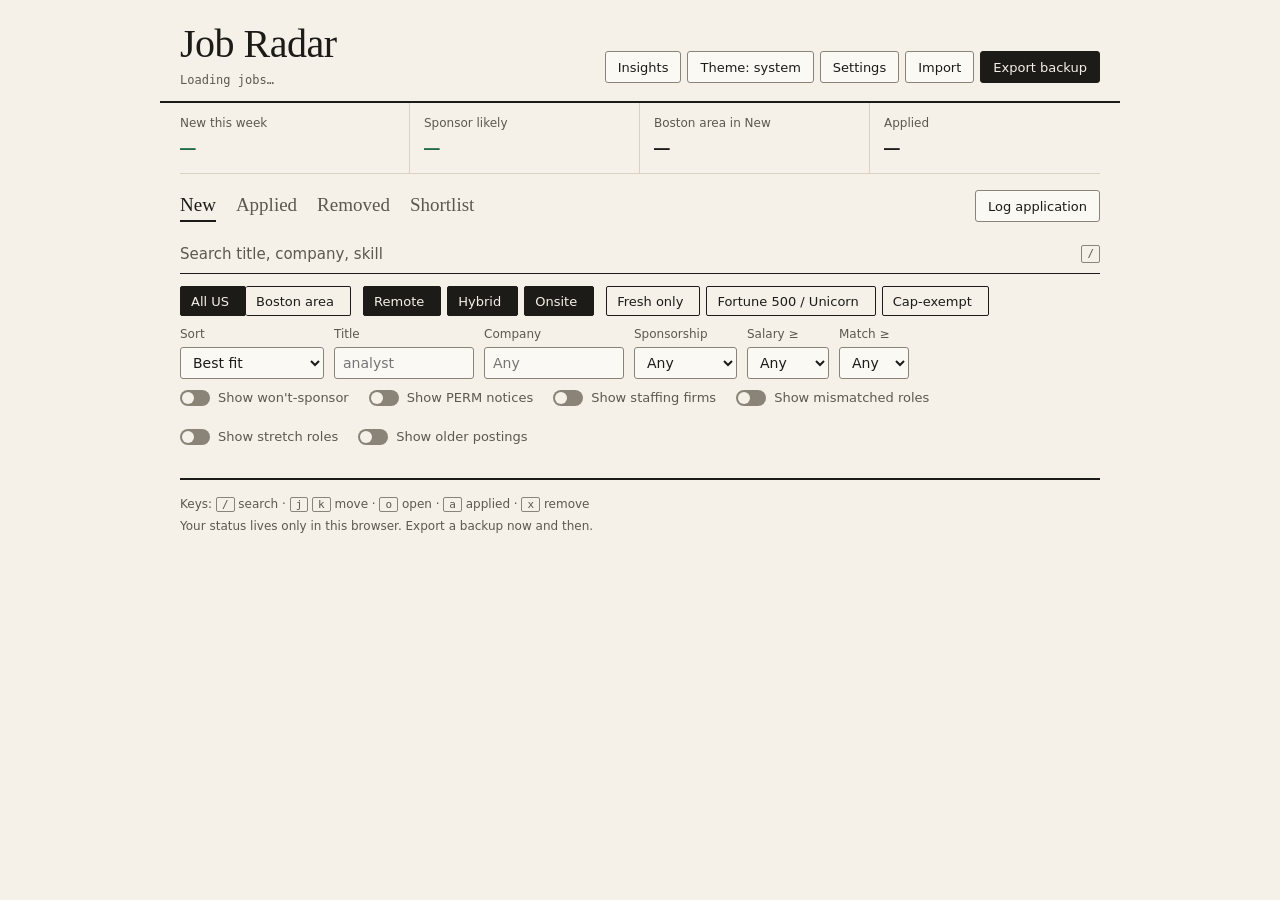
<file: index.html>
<!doctype html>
<!-- GitHub Pages serves the repo root; the dashboard lives in site/ so it can
     read ../data/jobs.json. This page just forwards there. -->
<html lang="en">
<head>
  <meta charset="utf-8">
  <title>job-radar</title>
  <meta http-equiv="refresh" content="0; url=site/">
  <link rel="canonical" href="site/">
</head>
<body>
  <p><a href="site/">Open the job-radar dashboard</a></p>
</body>
</html>
</file>
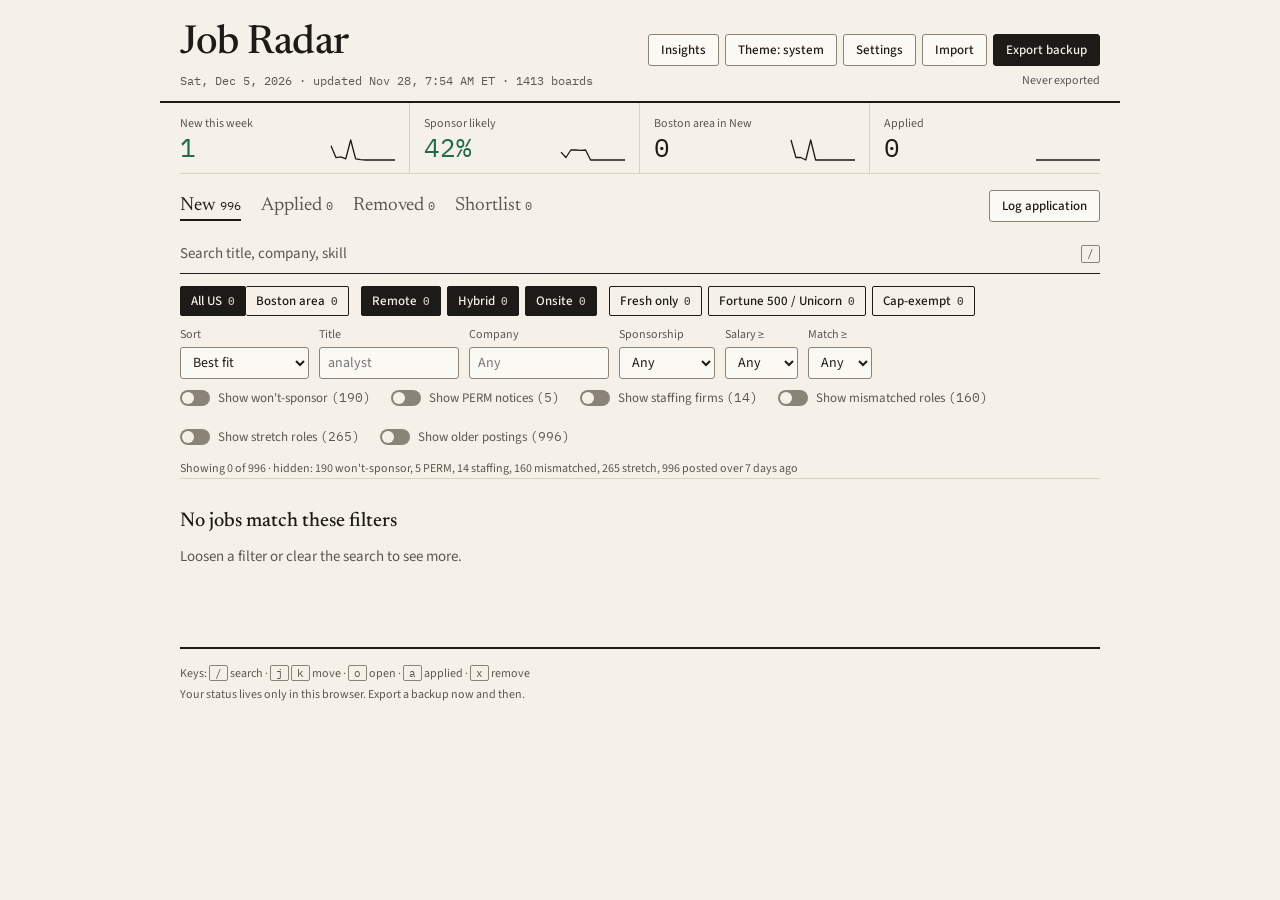
<file: site/index.html>
<!doctype html>
<html lang="en">
<head>
<meta charset="utf-8">
<meta name="viewport" content="width=device-width, initial-scale=1">
<title>Job Radar</title>
<meta name="color-scheme" content="light dark">
<link rel="preconnect" href="https://fonts.googleapis.com">
<link rel="preconnect" href="https://fonts.gstatic.com" crossorigin>
<link href="https://fonts.googleapis.com/css2?family=Newsreader:opsz,wght@6..72,400;6..72,500&family=Source+Sans+3:wght@400;500;600&family=IBM+Plex+Mono:wght@400;500&display=swap" rel="stylesheet">
<link rel="stylesheet" href="styles.css">
<!-- Apply the saved theme before first paint so there's no flash -->
<script>
  try {
    var t = JSON.parse(localStorage.getItem("jobradar.v1") || "{}").prefs?.theme;
    if (t === "light" || t === "dark") document.documentElement.dataset.theme = t;
  } catch (e) {}
</script>
</head>
<body>
<a class="skip" href="#list">Skip to jobs</a>

<header class="masthead wrap">
  <div class="mast-left">
    <h1>Job Radar</h1>
    <p class="mono dateline" id="dateline">Loading jobs…</p>
  </div>
  <div class="mast-right">
    <div class="mast-buttons">
      <a class="btn" href="insights.html">Insights</a>
      <button class="btn" id="theme-btn" type="button" aria-label="Theme: system">Theme: system</button>
      <button class="btn" id="settings-btn" type="button">Settings</button>
      <button class="btn" id="import-btn" type="button">Import</button>
      <button class="btn primary" id="export-btn" type="button">Export backup</button>
    </div>
    <p class="export-note" id="export-note"></p>
  </div>
</header>

<main class="wrap">
  <div class="banner warn" id="export-banner" hidden></div>

  <section class="kpis" aria-label="Summary">
    <div class="kpi"><span class="kpi-label">New this week</span><span class="kpi-row"><span class="mono kpi-num signal" id="kpi-new">–</span><svg class="spark" id="spark-new" aria-hidden="true"></svg></span></div>
    <div class="kpi"><span class="kpi-label">Sponsor likely</span><span class="kpi-row"><span class="mono kpi-num signal" id="kpi-spons">–</span><svg class="spark" id="spark-spons" aria-hidden="true"></svg></span></div>
    <div class="kpi" title="Boston-area jobs in New, not counting hidden won't-sponsor, PERM, staffing or stretch jobs"><span class="kpi-label">Boston area in New</span><span class="kpi-row"><span class="mono kpi-num" id="kpi-boston">–</span><svg class="spark" id="spark-boston" aria-hidden="true"></svg></span></div>
    <div class="kpi"><span class="kpi-label">Applied</span><span class="kpi-row"><span class="mono kpi-num" id="kpi-applied">–</span><svg class="spark" id="spark-applied" aria-hidden="true"></svg></span></div>
  </section>

  <nav class="tabs" role="tablist" aria-label="Job lists">
    <button role="tab" id="tab-new" data-tab="new" aria-selected="true">New <span class="mono count" id="count-new"></span></button>
    <button role="tab" id="tab-applied" data-tab="applied" aria-selected="false">Applied <span class="mono count" id="count-applied"></span></button>
    <button role="tab" id="tab-removed" data-tab="removed" aria-selected="false">Removed <span class="mono count" id="count-removed"></span></button>
    <button role="tab" id="tab-shortlist" data-tab="shortlist" aria-selected="false">Shortlist <span class="mono count" id="count-shortlist"></span></button>
    <button class="btn tabs-action" id="log-btn" type="button">Log application</button>
  </nav>

  <section class="controls" aria-label="Search and filters">
    <label class="search">
      <span class="sr-only">Search title, company or skill</span>
      <input type="search" id="search" placeholder="Search title, company, skill" autocomplete="off">
      <kbd class="mono">/</kbd>
    </label>

    <div class="filter-rows" id="new-filters">
      <div class="chip-row">
        <div class="seg" role="group" aria-label="Location">
          <button type="button" class="seg-btn" data-loc="all" aria-pressed="true">All US <span class="mono" data-count="loc-all"></span></button>
          <button type="button" class="seg-btn" data-loc="boston" aria-pressed="false">Boston area <span class="mono" data-count="loc-boston"></span></button>
        </div>
        <div class="chips" role="group" aria-label="Work mode">
          <button type="button" class="chip" data-mode="remote" aria-pressed="true">Remote <span class="mono" data-count="remote"></span></button>
          <button type="button" class="chip" data-mode="hybrid" aria-pressed="true">Hybrid <span class="mono" data-count="hybrid"></span></button>
          <button type="button" class="chip" data-mode="onsite" aria-pressed="true">Onsite <span class="mono" data-count="onsite"></span></button>
        </div>
        <div class="chips" role="group" aria-label="Quick filters">
          <button type="button" class="chip" id="fresh-only" aria-pressed="false" title="Posted in the last 24 hours">Fresh only <span class="mono" data-count="fresh"></span></button>
          <button type="button" class="chip" id="big-co" aria-pressed="false" title="Companies on the Fortune 500 or unicorn list">Fortune 500 / Unicorn <span class="mono" data-count="bigco"></span></button>
          <button type="button" class="chip" id="cap-exempt" aria-pressed="false" title="Universities, affiliated hospitals and nonprofit research: H-1B cap-exempt, no lottery">Cap-exempt <span class="mono" data-count="capexempt"></span></button>
        </div>
      </div>

      <!-- Always open on desktop; folded by default on phones -->
      <details class="more-filters" id="more-filters" open>
      <summary>Filters and sort <span class="mono" id="active-filters"></span></summary>
      <div class="filter-row">
        <label class="field">Sort
          <select id="sort">
            <option value="fit">Best fit</option>
            <option value="newest">Newest</option>
            <option value="found">Recently found</option>
            <option value="match">Highest match</option>
            <option value="pay">Highest pay</option>
            <option value="boston">Boston first</option>
          </select>
        </label>
        <label class="field">Title
          <input type="text" id="f-title" placeholder="analyst" autocomplete="off">
        </label>
        <label class="field">Company
          <input type="text" id="f-company" list="company-list" placeholder="Any" autocomplete="off">
          <datalist id="company-list"></datalist>
        </label>
        <label class="field">Sponsorship
          <select id="f-spons">
            <option value="any">Any</option>
            <option value="likely">Likely</option>
            <option value="unknown">Unknown</option>
          </select>
        </label>
        <label class="field">Salary ≥
          <select id="f-salary">
            <option value="0">Any</option>
            <option value="60000">$60k</option>
            <option value="70000">$70k</option>
            <option value="80000">$80k</option>
            <option value="90000">$90k</option>
            <option value="100000">$100k</option>
            <option value="120000">$120k</option>
          </select>
        </label>
        <label class="field">Match ≥
          <select id="f-match">
            <option value="0">Any</option>
            <option value="20">20%</option>
            <option value="30">30%</option>
            <option value="40">40%</option>
            <option value="50">50%</option>
            <option value="60">60%</option>
          </select>
        </label>
      </div>
      </details>

      <div class="toggle-row">
        <label class="switch"><input type="checkbox" id="show-no"><span class="track" aria-hidden="true"></span><span class="switch-text">Show won't-sponsor <span class="mono" id="count-no"></span></span></label>
        <label class="switch"><input type="checkbox" id="show-perm"><span class="track" aria-hidden="true"></span><span class="switch-text">Show PERM notices <span class="mono" id="count-perm"></span></span></label>
        <label class="switch"><input type="checkbox" id="show-staffing"><span class="track" aria-hidden="true"></span><span class="switch-text">Show staffing firms <span class="mono" id="count-staffing"></span></span></label>
        <label class="switch"><input type="checkbox" id="show-mismatch"><span class="track" aria-hidden="true"></span><span class="switch-text">Show mismatched roles <span class="mono" id="count-mismatch"></span></span></label>
        <label class="switch"><input type="checkbox" id="show-stretch"><span class="track" aria-hidden="true"></span><span class="switch-text">Show stretch roles <span class="mono" id="count-stretch"></span></span></label>
        <label class="switch"><input type="checkbox" id="show-older"><span class="track" aria-hidden="true"></span><span class="switch-text">Show older postings <span class="mono" id="count-older"></span></span></label>
      </div>
    </div>
  </section>

  <div class="shortlist-bar" id="shortlist-bar" hidden>
    <p>Send shortlisted jobs to career-ops. Each export downloads <span class="mono">shortlist.json</span> with the jobs not sent yet, then marks them sent.</p>
    <button class="btn primary" id="export-shortlist" type="button">Export to career-ops</button>
  </div>
  <p class="result-line" id="result-line" aria-live="polite"></p>
  <div id="list" class="list" tabindex="-1"></div>

  <footer class="foot">
    <p>Keys: <kbd class="mono">/</kbd> search · <kbd class="mono">j</kbd> <kbd class="mono">k</kbd> move · <kbd class="mono">o</kbd> open · <kbd class="mono">a</kbd> applied · <kbd class="mono">x</kbd> remove</p>
    <p>Your status lives only in this browser. Export a backup now and then.</p>
  </footer>
</main>

<!-- "Did you apply?" asked on the next visit after clicking Open -->
<dialog id="ask-dialog" aria-labelledby="ask-title">
  <form method="dialog">
    <h2 id="ask-title">Did you apply?</h2>
    <p id="ask-body"></p>
    <div class="dialog-buttons">
      <button class="btn" value="no">No, keep in New</button>
      <button class="btn primary" value="yes">Yes, I applied</button>
    </div>
  </form>
</dialog>

<dialog id="log-dialog" aria-labelledby="log-title">
  <form method="dialog" id="log-form">
    <h2 id="log-title">Log application</h2>
    <p class="muted">For jobs you found elsewhere. It gets the next application number.</p>
    <label class="field block">Company <input name="company" required autocomplete="off"></label>
    <label class="field block">Title <input name="title" required autocomplete="off"></label>
    <label class="field block">Link <input name="url" type="url" placeholder="https://" autocomplete="off"></label>
    <label class="field block">Date applied <input name="date" type="date" required></label>
    <p class="form-error" id="log-error" hidden></p>
    <div class="dialog-buttons">
      <button class="btn" value="cancel" formnovalidate>Cancel</button>
      <button class="btn primary" value="save">Save</button>
    </div>
  </form>
</dialog>

<dialog id="settings-dialog" aria-labelledby="settings-title">
  <form method="dialog">
    <h2 id="settings-title">Settings</h2>
    <label class="field block">Your background, for the outreach prompt
      <textarea id="background" rows="5" placeholder="Two or three lines: degrees, tools, what you're looking for."></textarea>
    </label>
    <p class="muted">Saved only in this browser and in your exports. It's never sent anywhere.</p>
    <div class="dialog-buttons">
      <button class="btn primary" value="done">Done</button>
    </div>
  </form>
</dialog>

<input type="file" id="import-file" accept="application/json,.json" hidden>
<div class="toast" id="toast" role="status" aria-live="polite"></div>

<script src="fit.js"></script>
<script src="app.js"></script>
</body>
</html>
</file>
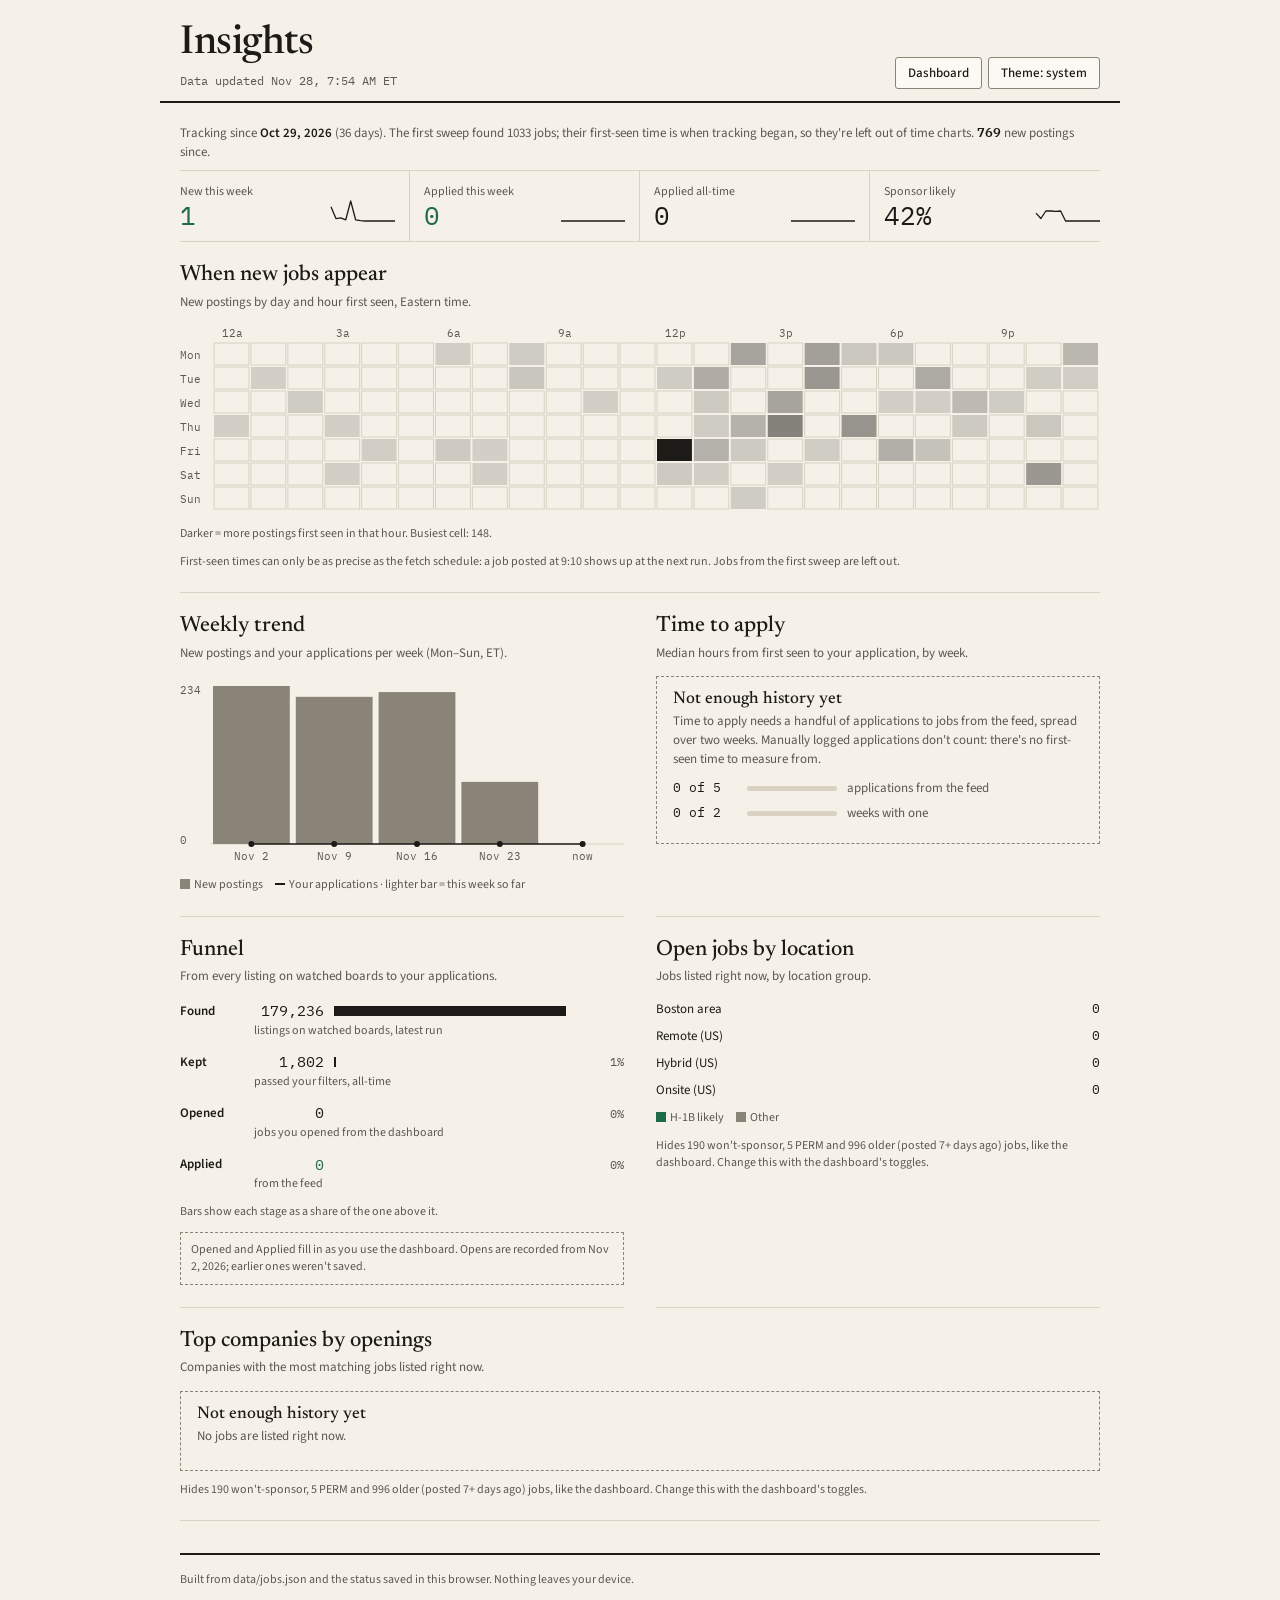
<file: site/insights.html>
<!doctype html>
<html lang="en">
<head>
<meta charset="utf-8">
<meta name="viewport" content="width=device-width, initial-scale=1">
<title>Job Radar Insights</title>
<meta name="color-scheme" content="light dark">
<link rel="preconnect" href="https://fonts.googleapis.com">
<link rel="preconnect" href="https://fonts.gstatic.com" crossorigin>
<link href="https://fonts.googleapis.com/css2?family=Newsreader:opsz,wght@6..72,400;6..72,500&family=Source+Sans+3:wght@400;500;600&family=IBM+Plex+Mono:wght@400;500&display=swap" rel="stylesheet">
<link rel="stylesheet" href="styles.css">
<!-- Apply the saved theme before first paint so there's no flash -->
<script>
  try {
    var t = new URLSearchParams(location.search).get("theme") ||
            JSON.parse(localStorage.getItem("jobradar.v1") || "{}").prefs?.theme;
    if (t === "light" || t === "dark") document.documentElement.dataset.theme = t;
  } catch (e) {}
</script>
</head>
<body>
<header class="masthead wrap">
  <div class="mast-left">
    <h1>Insights</h1>
    <p class="mono dateline" id="dateline">Loading jobs…</p>
  </div>
  <div class="mast-right">
    <div class="mast-buttons">
      <a class="btn" href="index.html">Dashboard</a>
      <button class="btn" id="theme-btn" type="button">Theme: system</button>
    </div>
  </div>
</header>

<main class="wrap">
  <p class="history-note" id="history-note"></p>

  <section class="kpis" aria-label="Summary">
    <div class="kpi"><span class="kpi-label">New this week</span><span class="kpi-row"><span class="mono kpi-num signal" id="kpi-new">–</span><span id="spark-new"></span></span></div>
    <div class="kpi"><span class="kpi-label">Applied this week</span><span class="kpi-row"><span class="mono kpi-num signal" id="kpi-applied-week">–</span><span id="spark-applied"></span></span></div>
    <div class="kpi"><span class="kpi-label">Applied all-time</span><span class="kpi-row"><span class="mono kpi-num" id="kpi-applied-all">–</span><span id="spark-applied-all"></span></span></div>
    <div class="kpi"><span class="kpi-label">Sponsor likely</span><span class="kpi-row"><span class="mono kpi-num" id="kpi-spons">–</span><span id="spark-spons"></span></span></div>
  </section>

  <div class="charts">
    <section class="chart wide" aria-labelledby="h-heat">
      <h2 id="h-heat">When new jobs appear</h2>
      <p class="chart-sub">New postings by day and hour first seen, Eastern time.</p>
      <div class="chart-body" id="c-heat"></div>
      <p class="chart-foot">First-seen times can only be as precise as the fetch schedule: a job posted at 9:10 shows up at the next run. Jobs from the first sweep are left out.</p>
    </section>

    <section class="chart" aria-labelledby="h-trend">
      <h2 id="h-trend">Weekly trend</h2>
      <p class="chart-sub">New postings and your applications per week (Mon–Sun, ET).</p>
      <div class="chart-body" id="c-trend"></div>
    </section>

    <section class="chart" aria-labelledby="h-tta">
      <h2 id="h-tta">Time to apply</h2>
      <p class="chart-sub">Median hours from first seen to your application, by week.</p>
      <div class="chart-body" id="c-tta"></div>
    </section>

    <section class="chart" aria-labelledby="h-funnel">
      <h2 id="h-funnel">Funnel</h2>
      <p class="chart-sub">From every listing on watched boards to your applications.</p>
      <div class="chart-body" id="c-funnel"></div>
    </section>

    <section class="chart" aria-labelledby="h-loc">
      <h2 id="h-loc">Open jobs by location</h2>
      <p class="chart-sub">Jobs listed right now, by location group.</p>
      <div class="chart-body" id="c-loc"></div>
    </section>

    <section class="chart wide" aria-labelledby="h-top">
      <h2 id="h-top">Top companies by openings</h2>
      <p class="chart-sub">Companies with the most matching jobs listed right now.</p>
      <div class="chart-body" id="c-top"></div>
    </section>
  </div>

  <footer class="foot">
    <p>Built from data/jobs.json and the status saved in this browser. Nothing leaves your device.</p>
  </footer>
</main>

<script src="insights.js"></script>
</body>
</html>
</file>
<file: site/styles.css>
/* Job Radar: "analyst's desk" ledger theme.
   Ink and paper neutrals, one green signal accent used only for
   sponsorship-likely and key numbers. Warn colors are for alerts only. */

:root {
  --paper: #f5f1e8;
  --paper-2: #fbf9f4;      /* raised: inputs, secondary buttons */
  --ink: #1c1b18;
  --muted: #5c584f;
  --rule: #d9d2c3;
  --rule-strong: #8a8478;
  --signal: #1f6b47;
  --signal-bg: #e3efe7;
  --warn: #8a3a0f;
  --warn-bg: #f1e5c9;
  --focus: #1f6b47;
  --serif: "Newsreader", Georgia, "Times New Roman", serif;
  --sans: "Source Sans 3", "Segoe UI", system-ui, sans-serif;
  --mono: "IBM Plex Mono", ui-monospace, Consolas, monospace;
  color-scheme: light;
}

/* Dark: follows the system unless the toggle forced light */
@media (prefers-color-scheme: dark) {
  :root:not([data-theme="light"]) {
    --paper: #161512;
    --paper-2: #201f1b;
    --ink: #ece7dc;
    --muted: #a8a397;
    --rule: #35322c;
    --rule-strong: #6f6a5f;
    --signal: #6cc597;
    --signal-bg: #1a2e23;
    --warn: #f0b07a;
    --warn-bg: #3a2a17;
    --focus: #6cc597;
    color-scheme: dark;
  }
}
:root[data-theme="dark"] {
  --paper: #161512;
  --paper-2: #201f1b;
  --ink: #ece7dc;
  --muted: #a8a397;
  --rule: #35322c;
  --rule-strong: #6f6a5f;
  --signal: #6cc597;
  --signal-bg: #1a2e23;
  --warn: #f0b07a;
  --warn-bg: #3a2a17;
  --focus: #6cc597;
  color-scheme: dark;
}

* { box-sizing: border-box; }
[hidden] { display: none !important; }
html { -webkit-text-size-adjust: 100%; }
body {
  margin: 0;
  background: var(--paper);
  color: var(--ink);
  font: 400 15px/1.45 var(--sans);
  transition: background-color .2s, color .2s;
}
.wrap { max-width: 960px; margin: 0 auto; padding: 0 20px; }
.mono { font-family: var(--mono); font-variant-numeric: tabular-nums; }
.muted { color: var(--muted); }
.signal { color: var(--signal); }
.sr-only { position: absolute; width: 1px; height: 1px; overflow: hidden; clip: rect(0 0 0 0); white-space: nowrap; }
.skip { position: absolute; left: -999px; }
.skip:focus { left: 12px; top: 12px; background: var(--paper-2); padding: 6px 10px; z-index: 10; }
kbd { font-size: 11px; border: 1px solid var(--rule-strong); border-radius: 2px; padding: 0 5px; color: var(--muted); }

:focus-visible { outline: 2px solid var(--focus); outline-offset: 2px; }

/* ---------- Buttons, chips, tags: never wrap or spill ---------- */
.btn, .chip, .seg-btn, .tag {
  white-space: nowrap;
  flex-shrink: 0;
}
.btn {
  display: inline-flex; align-items: center; justify-content: center; gap: 4px;
  min-height: 32px; padding: 0 12px;
  font: 500 13px/1 var(--sans);
  color: var(--ink);
  background: var(--paper-2);
  border: 1px solid var(--rule-strong);
  border-radius: 3px;
  text-decoration: none;
  cursor: pointer;
  transition: background-color .15s, border-color .15s;
}
.btn:hover { border-color: var(--ink); }
.btn.primary { background: var(--ink); color: var(--paper); border-color: var(--ink); }
.btn.primary:hover { opacity: .9; }
.btn.small { min-height: 28px; padding: 0 10px; font-size: 12px; }

/* ---------- Masthead ---------- */
.masthead {
  display: flex; justify-content: space-between; align-items: flex-end; gap: 16px; flex-wrap: wrap;
  padding-top: 24px; padding-bottom: 12px;
}
.masthead h1 { margin: 0; font: 500 40px/1 var(--serif); letter-spacing: -0.5px; }
.dateline { margin: 8px 0 0; font-size: 12px; color: var(--muted); }
.mast-right { display: flex; flex-direction: column; align-items: flex-end; gap: 6px; }
.mast-buttons { display: flex; gap: 6px; flex-wrap: wrap; justify-content: flex-end; }
.export-note { margin: 0; font-size: 12px; color: var(--muted); white-space: nowrap; }
.export-note.overdue { color: var(--warn); font-weight: 600; }
main.wrap { border-top: 2px solid var(--ink); }

.banner { margin: 12px 0 0; padding: 8px 12px; font-size: 13px; display: flex; gap: 10px; align-items: center; flex-wrap: wrap; }
.banner.warn { background: var(--warn-bg); color: var(--ink); }
.banner[hidden] { display: none; }

/* ---------- KPI strip ---------- */
.kpis { display: grid; grid-template-columns: repeat(4, minmax(0, 1fr)); border-bottom: 1px solid var(--rule); }
.kpi { padding: 12px 14px; border-right: 1px solid var(--rule); min-width: 0; }
.kpi:first-child { padding-left: 0; }
.kpi:last-child { border-right: 0; padding-right: 0; }
.kpi-label { display: block; font-size: 12px; color: var(--muted); }
.kpi-row { display: flex; align-items: flex-end; justify-content: space-between; gap: 8px; }
.kpi-num { font-size: 26px; line-height: 1.1; }
.spark-wait { font-size: 11px; color: var(--muted); white-space: nowrap; padding-bottom: 3px; }
.spark { width: 64px; height: 22px; flex-shrink: 1; min-width: 0; color: var(--ink); overflow: visible; }

/* ---------- Tabs ---------- */
.tabs { display: flex; align-items: center; gap: 20px; margin: 16px 0 12px; flex-wrap: wrap; }
.tabs [role="tab"] {
  background: none; border: 0; padding: 4px 0; cursor: pointer;
  font: 400 19px var(--serif); color: var(--muted);
  border-bottom: 2px solid transparent; white-space: nowrap;
}
.tabs [role="tab"][aria-selected="true"] { color: var(--ink); border-bottom-color: var(--ink); }
.tabs .count { font-size: 12px; }
.tabs-action { margin-left: auto; }

/* ---------- Controls ---------- */
.search { position: relative; display: block; }
.search input {
  width: 100%; height: 40px; padding: 0 36px 0 0;
  font: 400 15px var(--sans); color: var(--ink);
  background: transparent; border: 0; border-bottom: 1px solid var(--ink); border-radius: 0;
}
.search input::placeholder { color: var(--muted); }
.search input:focus-visible { outline: none; border-bottom-width: 2px; }
.search kbd { position: absolute; right: 0; top: 11px; }

.filter-rows { display: flex; flex-direction: column; gap: 10px; margin-top: 12px; }
.chip-row { display: flex; gap: 12px; flex-wrap: wrap; align-items: center; }
.chips, .seg { display: flex; gap: 6px; flex-wrap: wrap; }
.chip, .seg-btn {
  display: inline-flex; align-items: center; gap: 6px;
  min-height: 30px; padding: 0 10px;
  font: 500 13px/1 var(--sans);
  border: 1px solid var(--ink); border-radius: 2px; cursor: pointer;
  background: transparent; color: var(--ink);
  transition: background-color .15s, color .15s;
}
.chip[aria-pressed="true"], .seg-btn[aria-pressed="true"] { background: var(--ink); color: var(--paper); }
.chip .mono, .seg-btn .mono { font-size: 11px; opacity: .8; }
.seg { gap: 0; }
.seg-btn + .seg-btn { border-left: 0; }

.more-filters > summary { display: none; }
.filter-row { display: flex; gap: 10px; flex-wrap: wrap; align-items: flex-end; }
.field { display: inline-flex; flex-direction: column; gap: 3px; font-size: 12px; color: var(--muted); }
.field input, .field select, .field textarea {
  height: 32px; padding: 0 8px; min-width: 0;
  font: 400 14px var(--sans); color: var(--ink);
  background: var(--paper-2); border: 1px solid var(--rule-strong); border-radius: 3px;
}
.filter-row .field input { width: 140px; }
.field textarea { height: auto; padding: 8px; resize: vertical; line-height: 1.4; }
.field.block { display: flex; margin-top: 10px; }
.field.block input, .field.block textarea { width: 100%; }

.toggle-row { display: flex; gap: 20px; flex-wrap: wrap; font-size: 13px; color: var(--muted); }
/* flex: none and min-width keep each switch as wide as its text, so the row
   wraps instead of squeezing one label under the next. position: relative
   keeps the hidden checkbox inside its own label. */
.switch { display: inline-flex; flex: none; min-width: max-content; position: relative; align-items: center; gap: 8px; cursor: pointer; white-space: nowrap; }
.switch input { position: absolute; left: 0; top: 0; opacity: 0; width: 1px; height: 1px; }
.switch-text { flex: none; }
.switch .track { width: 30px; height: 16px; border-radius: 8px; background: var(--rule-strong); position: relative; transition: background-color .15s; flex-shrink: 0; }
.switch .track::after { content: ""; position: absolute; left: 2px; top: 2px; width: 12px; height: 12px; border-radius: 50%; background: var(--paper); transition: transform .15s; }
.switch input:checked + .track { background: var(--ink); }
.switch input:checked + .track::after { transform: translateX(14px); }
.switch input:focus-visible + .track { outline: 2px solid var(--focus); outline-offset: 2px; }

.result-line { margin: 14px 0 0; font-size: 12px; color: var(--muted); }

/* ---------- Job rows ---------- */
.list:focus { outline: none; }
.job {
  display: grid; grid-template-columns: minmax(0, 1fr) 150px; column-gap: 18px;
  grid-template-areas: "dupe dupe" "main side" "act side";
  padding: 16px 10px; margin: 0 -10px;
  border-top: 1px solid var(--rule);
  transition: background-color .15s;
}
.job.current { background: var(--paper-2); box-shadow: inset 3px 0 0 var(--ink); }
.job-title { margin: 0; font: 500 20px/1.25 var(--serif); }
.job-title a { color: inherit; text-decoration: none; }
.job-title a:hover { text-decoration: underline; }
.job-co { margin: 3px 0 0; font-size: 14px; }
.job-co .muted { overflow-wrap: anywhere; }
.job-meta { margin: 6px 0 0; font-size: 12px; color: var(--muted); display: flex; flex-wrap: wrap; gap: 4px 12px; }
.job-meta span { white-space: nowrap; }
/* Fresh (posted under 24h): solid ink, so it never reads as the green H-1B accent */
.fresh-badge { display: inline-block; margin: 0 0 6px; padding: 2px 7px; border-radius: 3px; background: var(--ink); color: var(--paper); font: 600 11px/1.4 var(--sans); letter-spacing: .06em; text-transform: uppercase; white-space: nowrap; }
/* Fortune 500 / Unicorn: neutral outline, never the green accent */
.co-badge { display: inline-block; margin: 0 4px 0 2px; padding: 0 5px; border: 1px solid var(--rule-strong); border-radius: 3px; color: var(--muted); font: 600 10px/1.6 var(--sans); letter-spacing: .04em; text-transform: uppercase; white-space: nowrap; vertical-align: 1px; }

.match { margin-top: 10px; max-width: 360px; }
.match-row { display: flex; align-items: center; gap: 10px; }
.match-bar { flex: 1; height: 5px; background: var(--rule); border-radius: 3px; overflow: hidden; }
.match-bar i { display: block; height: 100%; background: var(--ink); border-radius: 3px; }
.match-pct { font-size: 14px; font-weight: 500; color: var(--signal); white-space: nowrap; }
.match-skills { margin: 4px 0 0; font-size: 12px; color: var(--muted); }

.job-main { grid-area: main; min-width: 0; }
.actions { grid-area: act; display: flex; gap: 6px; flex-wrap: wrap; margin-top: 12px; }

.job-side { grid-area: side; border-left: 1px solid var(--rule); padding-left: 14px; display: flex; flex-direction: column; align-items: flex-start; gap: 6px; min-width: 0; }
.salary { font-size: 16px; line-height: 1.2; white-space: nowrap; }
.salary-note { font-size: 11px; color: var(--muted); white-space: nowrap; }
.tag {
  display: inline-flex; align-items: center;
  font: 600 11px/1 var(--sans); letter-spacing: .02em;
  padding: 4px 7px; border: 1px solid var(--rule-strong); color: var(--muted); border-radius: 2px;
}
.tag.likely { color: var(--signal); border-color: var(--signal); background: var(--signal-bg); }
.tag.no { color: var(--warn); border-color: var(--warn); }
.tag.perm { color: var(--warn); border-color: var(--warn); }
.tag.staffing { color: var(--warn); border-color: var(--warn); }
.tag.mismatch { color: var(--warn); border-color: var(--warn); }
.tag.gap { color: var(--muted); border-color: var(--muted); }
.tag.gap.soft { border-style: dashed; }
.co-badge.soft { border-style: dashed; opacity: .85; }
.people-menu { position: relative; display: inline-block; }
.people-menu > summary { list-style: none; }
.people-menu > summary::-webkit-details-marker { display: none; }
.people-pop { position: absolute; z-index: 5; top: calc(100% + 4px); left: 0; display: grid;
  grid-template-columns: auto auto auto; gap: 6px 14px; align-items: center; padding: 10px 12px;
  background: var(--paper); border: 1px solid var(--ink); border-radius: 3px; white-space: nowrap; font-size: 14px; }
.people-pop a { color: var(--ink); }
@media (max-width: 640px) { .people-pop { position: static; margin-top: 6px; } }
.tag.target { color: var(--ink); border-color: var(--ink); font-weight: 600; }
.shortlist-bar { display: flex; align-items: center; justify-content: space-between; gap: 12px; flex-wrap: wrap; margin: 12px 0 0; }
.shortlist-bar p { margin: 0; color: var(--muted); font-size: 14px; flex: 1 1 260px; }
.shortlist-bar .btn { white-space: nowrap; }
.tag.opened { color: var(--ink); }

.dupe {
  grid-area: dupe; margin: 0 0 10px; padding: 6px 10px;
  background: var(--warn-bg); font-size: 13px;
}
.dupe b { font-weight: 600; }

.empty { padding: 32px 0; border-top: 1px solid var(--rule); color: var(--muted); }
.empty h2 { margin: 0 0 4px; font: 500 20px var(--serif); color: var(--ink); }

/* Applied / Removed tabs reuse the row with a number column */
.app-num { font-size: 22px; line-height: 1; }

.foot { margin: 32px 0 40px; padding-top: 12px; border-top: 2px solid var(--ink); font-size: 12px; color: var(--muted); }
.foot p { margin: 4px 0; }

/* ---------- Dialogs and toast ---------- */
dialog {
  width: min(460px, calc(100vw - 32px)); padding: 20px 22px;
  background: var(--paper); color: var(--ink);
  border: 1px solid var(--ink); border-radius: 3px;
}
dialog::backdrop { background: rgba(20, 18, 14, .45); }
dialog h2 { margin: 0 0 6px; font: 500 22px var(--serif); }
dialog p { margin: 6px 0; }
.dialog-buttons { display: flex; justify-content: flex-end; gap: 8px; margin-top: 16px; flex-wrap: wrap; }
.form-error { color: var(--warn); font-size: 13px; margin: 8px 0 0; }

.toast {
  position: fixed; left: 50%; bottom: 20px; transform: translate(-50%, 20px);
  background: var(--ink); color: var(--paper); padding: 8px 14px; font-size: 13px; border-radius: 3px;
  opacity: 0; pointer-events: none; transition: opacity .2s, transform .2s; white-space: nowrap;
}
.toast.show { opacity: 1; transform: translate(-50%, 0); }

/* ---------- Insights ---------- */
.history-note { margin: 12px 0 0; padding: 8px 0; font-size: 13px; color: var(--muted); border-bottom: 1px solid var(--rule); }
.history-note b { color: var(--ink); font-weight: 600; }
.charts { display: grid; grid-template-columns: repeat(2, minmax(0, 1fr)); column-gap: 32px; }
.chart { padding: 20px 0 22px; border-bottom: 1px solid var(--rule); min-width: 0; }
.chart.wide { grid-column: 1 / -1; }
.chart h2 { margin: 0; font: 500 22px/1.2 var(--serif); }
.chart-sub { margin: 4px 0 14px; font-size: 13px; color: var(--muted); }
.chart-foot, .legend { margin: 10px 0 0; font-size: 12px; color: var(--muted); }
.chart-body { min-width: 0; }
.chart-body svg { display: block; max-width: 100%; overflow: visible; }

/* SVG marks: ink for data, accent only for sponsorship-likely */
svg .axis { font: 11px var(--mono); fill: var(--muted); }
svg .gridline { stroke: var(--rule); }
svg .heat { fill: var(--ink); }
svg .heat-empty { fill: none; stroke: var(--rule); }
svg .bar { fill: var(--rule-strong); }
svg .bar.partial { fill: var(--rule); }
svg .line { fill: none; stroke: var(--ink); stroke-width: 1.6; stroke-linejoin: round; }
svg .dot { fill: var(--ink); }

.key { display: inline-block; width: 10px; height: 10px; margin: 0 4px 0 10px; vertical-align: -1px; background: var(--rule-strong); }
.key:first-child { margin-left: 0; }
.key.likely { background: var(--signal); }
.key.bar { background: var(--rule-strong); }
.key.line { height: 2px; vertical-align: 3px; background: var(--ink); }

.bars { display: flex; flex-direction: column; gap: 8px; }
.bar-row { display: grid; grid-template-columns: minmax(0, 150px) minmax(0, 1fr) 64px; gap: 10px; align-items: center; font-size: 13px; }
.bar-label { overflow: hidden; text-overflow: ellipsis; white-space: nowrap; }
.bar-track { height: 12px; background: transparent; }
.bar-track i { display: block; height: 100%; background: var(--rule-strong); position: relative; }
.bar-track b { position: absolute; left: 0; top: 0; bottom: 0; background: var(--signal); }
.bar-num { text-align: right; white-space: nowrap; }

.funnel { display: flex; flex-direction: column; gap: 12px; }
.funnel-row { display: grid; grid-template-columns: 64px 70px minmax(0, 1fr) 48px; column-gap: 10px; align-items: center; font-size: 13px; }
.funnel-label { font-weight: 600; }
.funnel-num { text-align: right; font-size: 15px; }
.funnel-track { height: 10px; }
.funnel-track i { display: block; height: 100%; background: var(--ink); }
.funnel-pct { text-align: right; color: var(--muted); font-size: 12px; }
.funnel-note { grid-column: 2 / -1; font-size: 12px; color: var(--muted); }

.big-stat { margin: 0 0 10px; font-size: 13px; color: var(--muted); }
.big-stat .mono { font-size: 26px; margin-right: 6px; }

/* "Not enough history yet": a quiet ruled box, never an empty chart */
.wait { border: 1px dashed var(--rule-strong); padding: 14px 16px; font-size: 13px; color: var(--muted); }
.wait p { margin: 0 0 10px; }
.wait-title { font: 500 17px var(--serif); color: var(--ink); margin-bottom: 4px !important; }
.wait-row { display: grid; grid-template-columns: 64px 90px minmax(0, 1fr); gap: 10px; align-items: center; margin: 6px 0; }
.wait-row .mono { color: var(--ink); white-space: nowrap; }
.wait-bar { height: 5px; background: var(--rule); border-radius: 3px; overflow: hidden; }
.wait-bar i { display: block; height: 100%; background: var(--ink); }
.wait-ready { margin: 10px 0 0 !important; color: var(--ink); font-size: 12px; }
.wait-inline { margin: 12px 0 0; padding: 8px 10px; border: 1px dashed var(--rule-strong); font-size: 12px; color: var(--muted); }

/* ---------- Phone ---------- */
@media (max-width: 640px) {
  .wrap { padding: 0 16px; }
  .masthead { align-items: flex-start; padding-top: 18px; }
  .masthead h1 { font-size: 32px; }
  .mast-right { align-items: flex-start; width: 100%; }
  .mast-buttons { justify-content: flex-start; }
  .kpis { grid-template-columns: repeat(2, minmax(0, 1fr)); }
  .kpi { padding: 10px 12px; }
  .kpi:nth-child(2n) { border-right: 0; padding-right: 0; }
  .kpi:nth-child(2n + 1) { padding-left: 0; }
  .kpi:nth-child(-n + 2) { border-bottom: 1px solid var(--rule); }
  .tabs { gap: 14px; }
  .tabs-action { margin-left: 0; }
  .more-filters > summary {
    display: list-item; cursor: pointer; font-size: 13px; font-weight: 600; padding: 4px 0;
  }
  .more-filters[open] > summary { margin-bottom: 8px; }
  .filter-row .field { flex: 1 1 calc(50% - 10px); }
  .filter-row .field input, .filter-row .field select { width: 100%; }
  .job { grid-template-columns: minmax(0, 1fr); grid-template-areas: "dupe" "main" "side" "act"; }
  .job-side { margin-top: 10px; border-left: 0; padding-left: 0; flex-direction: row; flex-wrap: wrap; align-items: center; gap: 8px; }
  .job-side .salary-note { display: none; }
  .match { max-width: none; }
  .actions .btn { min-height: 36px; }
  .charts { grid-template-columns: minmax(0, 1fr); }
  .bar-row { grid-template-columns: minmax(0, 110px) minmax(0, 1fr) 56px; }
  .funnel-row { grid-template-columns: 58px 62px minmax(0, 1fr) 42px; }
}

@media (prefers-reduced-motion: reduce) {
  * { transition: none !important; }
}
</file>
